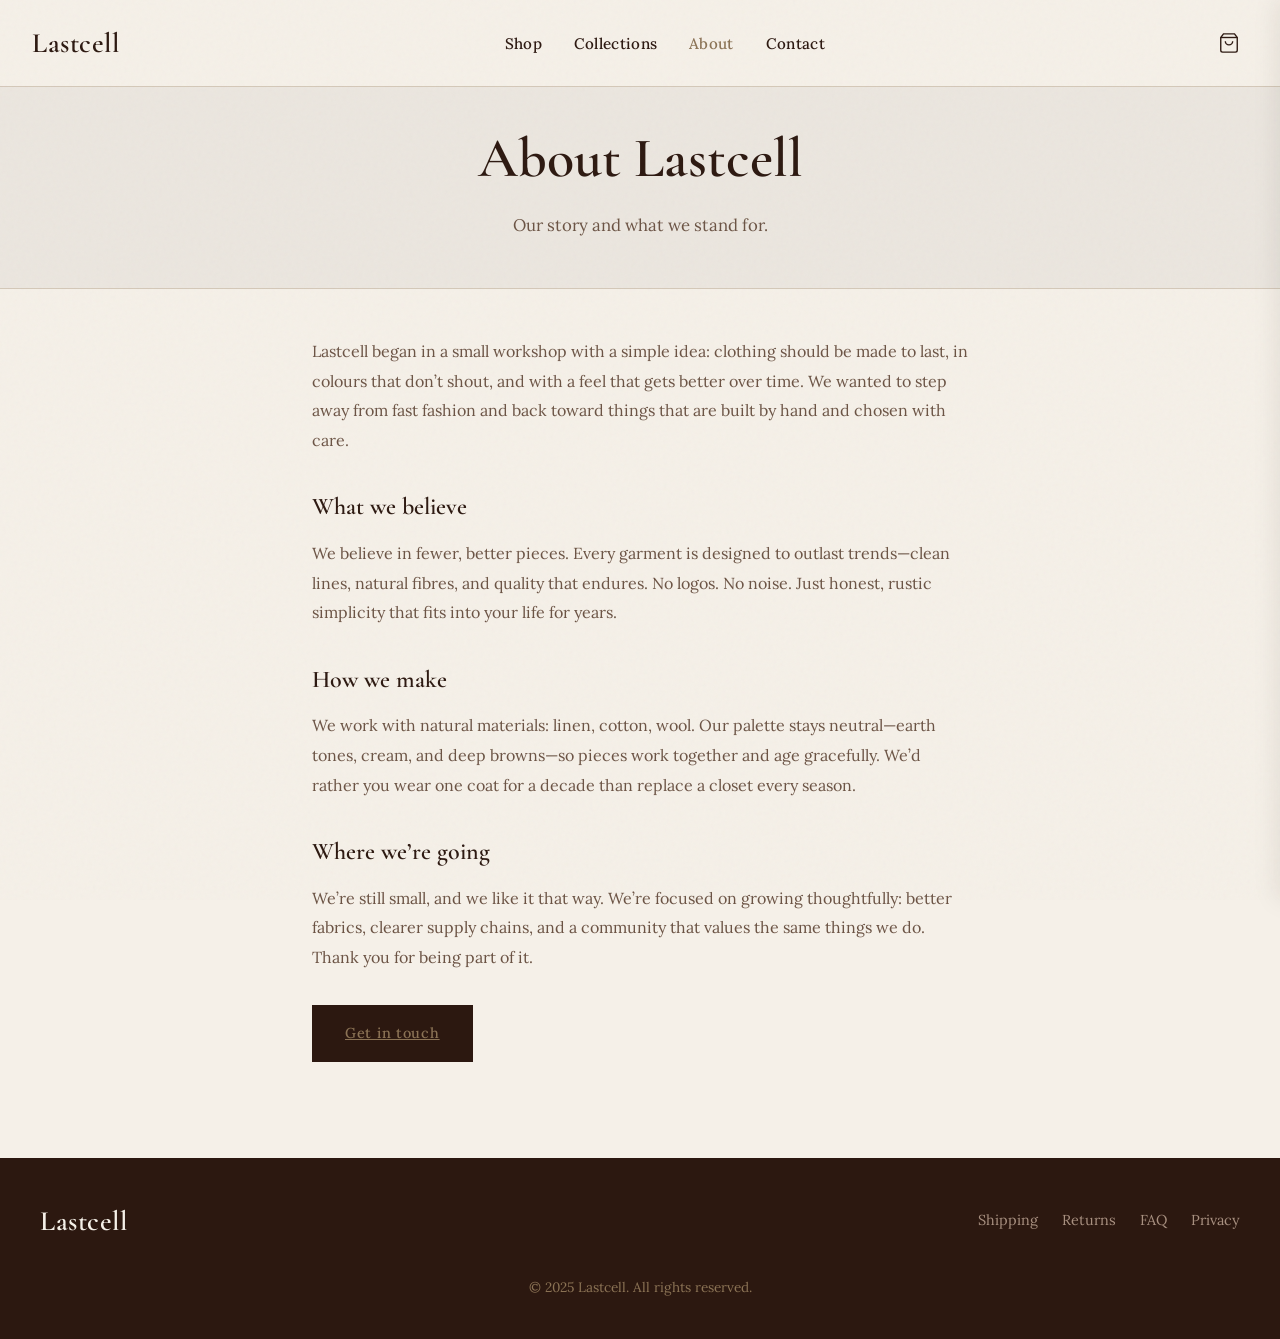
<file: about.html>
<!DOCTYPE html>
<html lang="en">
<head>
  <meta charset="UTF-8">
  <meta name="viewport" content="width=device-width, initial-scale=1.0">
  <title>About — Lastcell</title>
  <link rel="preconnect" href="https://fonts.googleapis.com">
  <link rel="preconnect" href="https://fonts.gstatic.com" crossorigin>
  <link href="https://fonts.googleapis.com/css2?family=Cormorant+Garamond:ital,wght@0,400;0,600;1,400&family=Lora:ital,wght@0,400;0,500;0,600;1,400&display=swap" rel="stylesheet">
  <link rel="stylesheet" href="styles.css">
</head>
<body>
  <header class="header">
    <a href="index.html" class="logo">Lastcell</a>
    <nav class="nav">
      <a href="shop.html">Shop</a>
      <a href="collections.html">Collections</a>
      <a href="about.html" class="active">About</a>
      <a href="contact.html">Contact</a>
    </nav>
    <div class="header-actions">
      <button class="icon-btn" id="cart-btn" aria-label="Cart">
        <svg width="22" height="22" viewBox="0 0 24 24" fill="none" stroke="currentColor" stroke-width="1.5"><path d="M6 2L3 6v14a2 2 0 0 0 2 2h14a2 2 0 0 0 2-2V6l-3-4z"/><line x1="3" y1="6" x2="21" y2="6"/><path d="M16 10a4 4 0 0 1-8 0"/></svg>
        <span class="cart-count" id="cart-count">0</span>
      </button>
      <button class="icon-btn menu-toggle" id="menu-toggle" aria-label="Menu">
        <span></span><span></span><span></span>
      </button>
    </div>
  </header>

  <main>
    <section class="page-hero">
      <h1>About Lastcell</h1>
      <p>Our story and what we stand for.</p>
    </section>

    <div class="content-page">
      <p>Lastcell began in a small workshop with a simple idea: clothing should be made to last, in colours that don’t shout, and with a feel that gets better over time. We wanted to step away from fast fashion and back toward things that are built by hand and chosen with care.</p>

      <h2>What we believe</h2>
      <p>We believe in fewer, better pieces. Every garment is designed to outlast trends—clean lines, natural fibres, and quality that endures. No logos. No noise. Just honest, rustic simplicity that fits into your life for years.</p>

      <h2>How we make</h2>
      <p>We work with natural materials: linen, cotton, wool. Our palette stays neutral—earth tones, cream, and deep browns—so pieces work together and age gracefully. We’d rather you wear one coat for a decade than replace a closet every season.</p>

      <h2>Where we’re going</h2>
      <p>We’re still small, and we like it that way. We’re focused on growing thoughtfully: better fabrics, clearer supply chains, and a community that values the same things we do. Thank you for being part of it.</p>

      <p style="margin-top: 2rem;"><a href="contact.html" class="btn btn-primary">Get in touch</a></p>
    </div>
  </main>

  <footer class="footer">
    <div class="footer-inner">
      <a href="index.html" class="logo">Lastcell</a>
      <div class="footer-links">
        <a href="shipping.html">Shipping</a>
        <a href="returns.html">Returns</a>
        <a href="faq.html">FAQ</a>
        <a href="privacy.html">Privacy</a>
      </div>
      <p class="copyright">© 2025 Lastcell. All rights reserved.</p>
    </div>
  </footer>

  <aside class="cart-drawer" id="cart-drawer">
    <div class="cart-header">
      <h3>Your Cart</h3>
      <button class="icon-btn close-cart" id="close-cart" aria-label="Close cart">×</button>
    </div>
    <ul class="cart-items" id="cart-items"></ul>
    <div class="cart-footer">
      <p class="cart-total">Total: $<span id="cart-total">0</span></p>
      <button class="btn btn-primary btn-full">Checkout</button>
    </div>
  </aside>
  <div class="cart-overlay" id="cart-overlay"></div>

  <script src="script.js"></script>
</body>
</html>
</file>
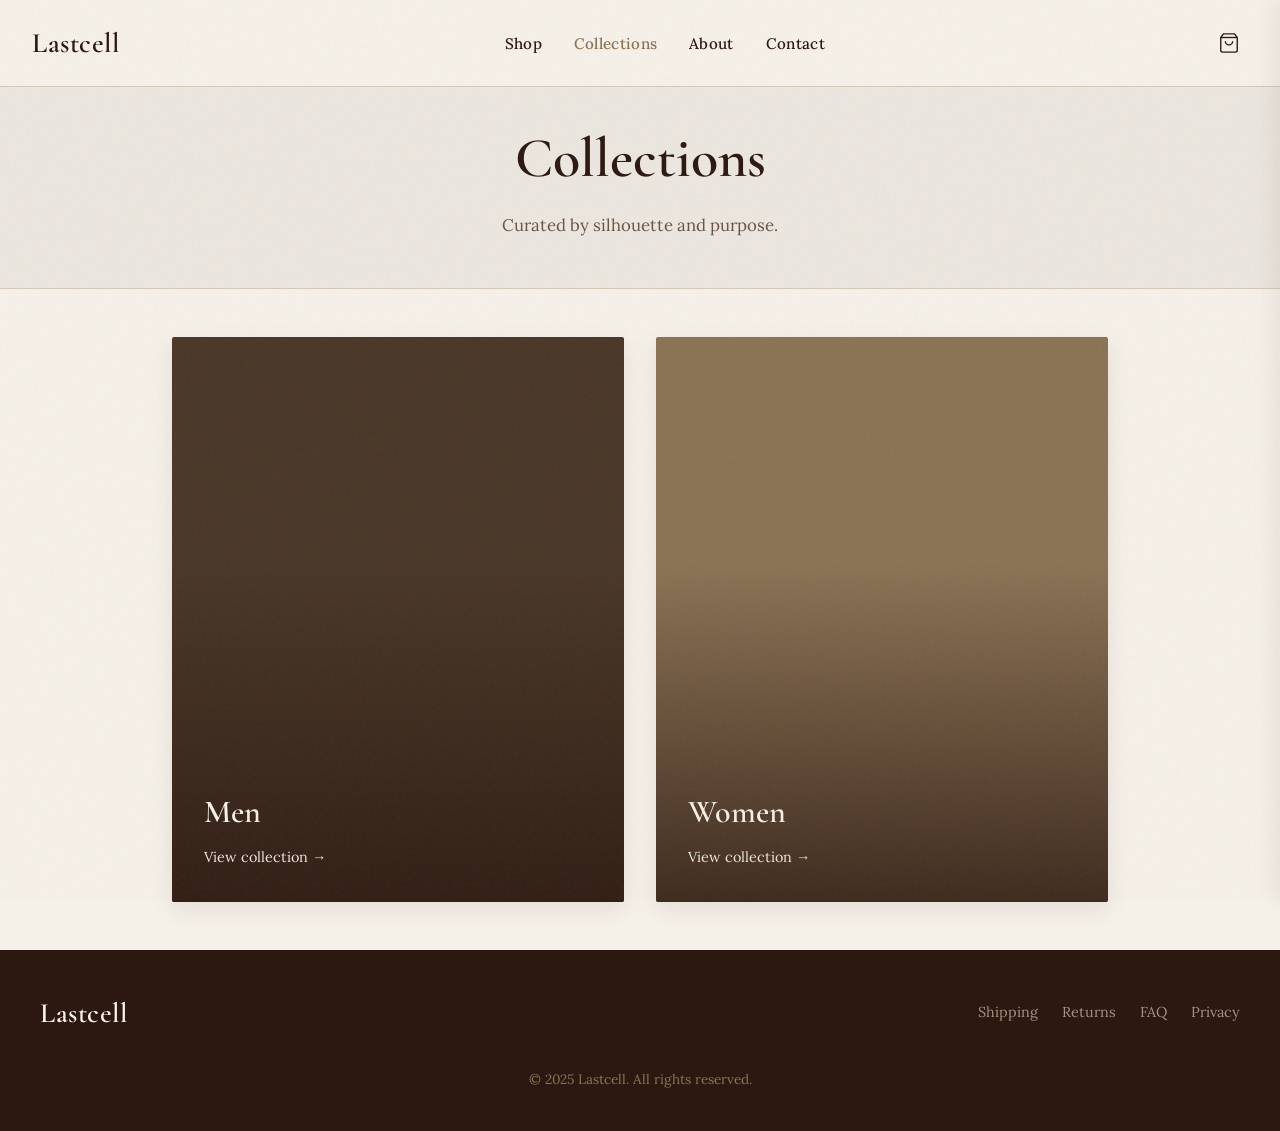
<file: collections.html>
<!DOCTYPE html>
<html lang="en">
<head>
  <meta charset="UTF-8">
  <meta name="viewport" content="width=device-width, initial-scale=1.0">
  <title>Collections — Lastcell</title>
  <link rel="preconnect" href="https://fonts.googleapis.com">
  <link rel="preconnect" href="https://fonts.gstatic.com" crossorigin>
  <link href="https://fonts.googleapis.com/css2?family=Cormorant+Garamond:ital,wght@0,400;0,600;1,400&family=Lora:ital,wght@0,400;0,500;0,600;1,400&display=swap" rel="stylesheet">
  <link rel="stylesheet" href="styles.css">
</head>
<body>
  <header class="header">
    <a href="index.html" class="logo">Lastcell</a>
    <nav class="nav">
      <a href="shop.html">Shop</a>
      <a href="collections.html" class="active">Collections</a>
      <a href="about.html">About</a>
      <a href="contact.html">Contact</a>
    </nav>
    <div class="header-actions">
      <button class="icon-btn" id="cart-btn" aria-label="Cart">
        <svg width="22" height="22" viewBox="0 0 24 24" fill="none" stroke="currentColor" stroke-width="1.5"><path d="M6 2L3 6v14a2 2 0 0 0 2 2h14a2 2 0 0 0 2-2V6l-3-4z"/><line x1="3" y1="6" x2="21" y2="6"/><path d="M16 10a4 4 0 0 1-8 0"/></svg>
        <span class="cart-count" id="cart-count">0</span>
      </button>
      <button class="icon-btn menu-toggle" id="menu-toggle" aria-label="Menu">
        <span></span><span></span><span></span>
      </button>
    </div>
  </header>

  <main>
    <section class="page-hero">
      <h1>Collections</h1>
      <p>Curated by silhouette and purpose.</p>
    </section>

    <div class="collection-links">
      <a href="shop.html" class="collection-link-card" id="men">
        <div class="collection-bg collection-men"></div>
        <div class="collection-overlay">
          <h3>Men</h3>
          <span class="link-arrow">View collection →</span>
        </div>
      </a>
      <a href="shop.html" class="collection-link-card" id="women">
        <div class="collection-bg collection-women"></div>
        <div class="collection-overlay">
          <h3>Women</h3>
          <span class="link-arrow">View collection →</span>
        </div>
      </a>
    </div>
  </main>

  <footer class="footer">
    <div class="footer-inner">
      <a href="index.html" class="logo">Lastcell</a>
      <div class="footer-links">
        <a href="shipping.html">Shipping</a>
        <a href="returns.html">Returns</a>
        <a href="faq.html">FAQ</a>
        <a href="privacy.html">Privacy</a>
      </div>
      <p class="copyright">© 2025 Lastcell. All rights reserved.</p>
    </div>
  </footer>

  <aside class="cart-drawer" id="cart-drawer">
    <div class="cart-header">
      <h3>Your Cart</h3>
      <button class="icon-btn close-cart" id="close-cart" aria-label="Close cart">×</button>
    </div>
    <ul class="cart-items" id="cart-items"></ul>
    <div class="cart-footer">
      <p class="cart-total">Total: $<span id="cart-total">0</span></p>
      <button class="btn btn-primary btn-full">Checkout</button>
    </div>
  </aside>
  <div class="cart-overlay" id="cart-overlay"></div>

  <script src="script.js"></script>
</body>
</html>
</file>
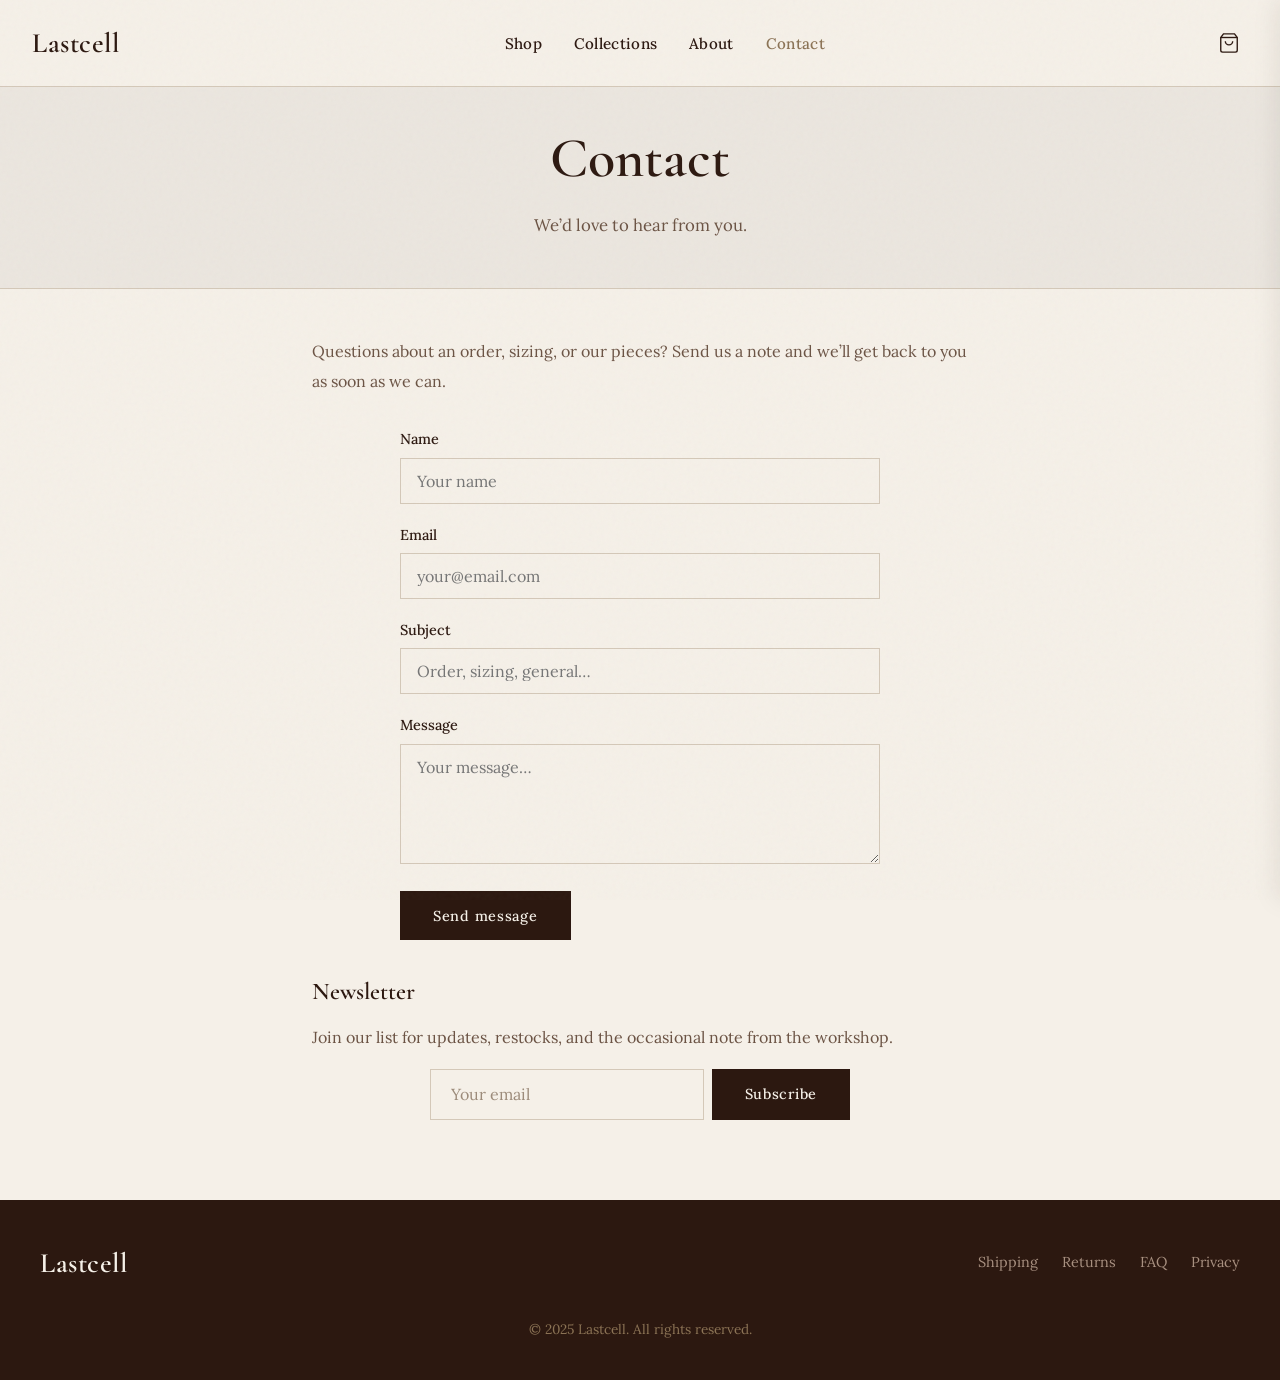
<file: contact.html>
<!DOCTYPE html>
<html lang="en">
<head>
  <meta charset="UTF-8">
  <meta name="viewport" content="width=device-width, initial-scale=1.0">
  <title>Contact — Lastcell</title>
  <link rel="preconnect" href="https://fonts.googleapis.com">
  <link rel="preconnect" href="https://fonts.gstatic.com" crossorigin>
  <link href="https://fonts.googleapis.com/css2?family=Cormorant+Garamond:ital,wght@0,400;0,600;1,400&family=Lora:ital,wght@0,400;0,500;0,600;1,400&display=swap" rel="stylesheet">
  <link rel="stylesheet" href="styles.css">
</head>
<body>
  <header class="header">
    <a href="index.html" class="logo">Lastcell</a>
    <nav class="nav">
      <a href="shop.html">Shop</a>
      <a href="collections.html">Collections</a>
      <a href="about.html">About</a>
      <a href="contact.html" class="active">Contact</a>
    </nav>
    <div class="header-actions">
      <button class="icon-btn" id="cart-btn" aria-label="Cart">
        <svg width="22" height="22" viewBox="0 0 24 24" fill="none" stroke="currentColor" stroke-width="1.5"><path d="M6 2L3 6v14a2 2 0 0 0 2 2h14a2 2 0 0 0 2-2V6l-3-4z"/><line x1="3" y1="6" x2="21" y2="6"/><path d="M16 10a4 4 0 0 1-8 0"/></svg>
        <span class="cart-count" id="cart-count">0</span>
      </button>
      <button class="icon-btn menu-toggle" id="menu-toggle" aria-label="Menu">
        <span></span><span></span><span></span>
      </button>
    </div>
  </header>

  <main>
    <section class="page-hero">
      <h1>Contact</h1>
      <p>We’d love to hear from you.</p>
    </section>

    <div class="content-page">
      <p>Questions about an order, sizing, or our pieces? Send us a note and we’ll get back to you as soon as we can.</p>

      <form class="contact-form" id="contact-form">
        <label for="name">Name</label>
        <input type="text" id="name" name="name" required placeholder="Your name">

        <label for="email">Email</label>
        <input type="email" id="email" name="email" required placeholder="your@email.com">

        <label for="subject">Subject</label>
        <input type="text" id="subject" name="subject" placeholder="Order, sizing, general…">

        <label for="message">Message</label>
        <textarea id="message" name="message" required placeholder="Your message…"></textarea>

        <button type="submit" class="btn btn-primary">Send message</button>
      </form>

      <h2>Newsletter</h2>
      <p>Join our list for updates, restocks, and the occasional note from the workshop.</p>
      <form class="newsletter-form" id="newsletter-form">
        <input type="email" placeholder="Your email" required>
        <button type="submit" class="btn btn-primary">Subscribe</button>
      </form>
    </div>
  </main>

  <footer class="footer">
    <div class="footer-inner">
      <a href="index.html" class="logo">Lastcell</a>
      <div class="footer-links">
        <a href="shipping.html">Shipping</a>
        <a href="returns.html">Returns</a>
        <a href="faq.html">FAQ</a>
        <a href="privacy.html">Privacy</a>
      </div>
      <p class="copyright">© 2025 Lastcell. All rights reserved.</p>
    </div>
  </footer>

  <aside class="cart-drawer" id="cart-drawer">
    <div class="cart-header">
      <h3>Your Cart</h3>
      <button class="icon-btn close-cart" id="close-cart" aria-label="Close cart">×</button>
    </div>
    <ul class="cart-items" id="cart-items"></ul>
    <div class="cart-footer">
      <p class="cart-total">Total: $<span id="cart-total">0</span></p>
      <button class="btn btn-primary btn-full">Checkout</button>
    </div>
  </aside>
  <div class="cart-overlay" id="cart-overlay"></div>

  <script src="script.js"></script>
  <script>
    document.getElementById('contact-form').addEventListener('submit', function(e) {
      e.preventDefault();
      alert('Thank you. We\'ll get back to you soon.');
      this.reset();
    });
  </script>
</body>
</html>
</file>
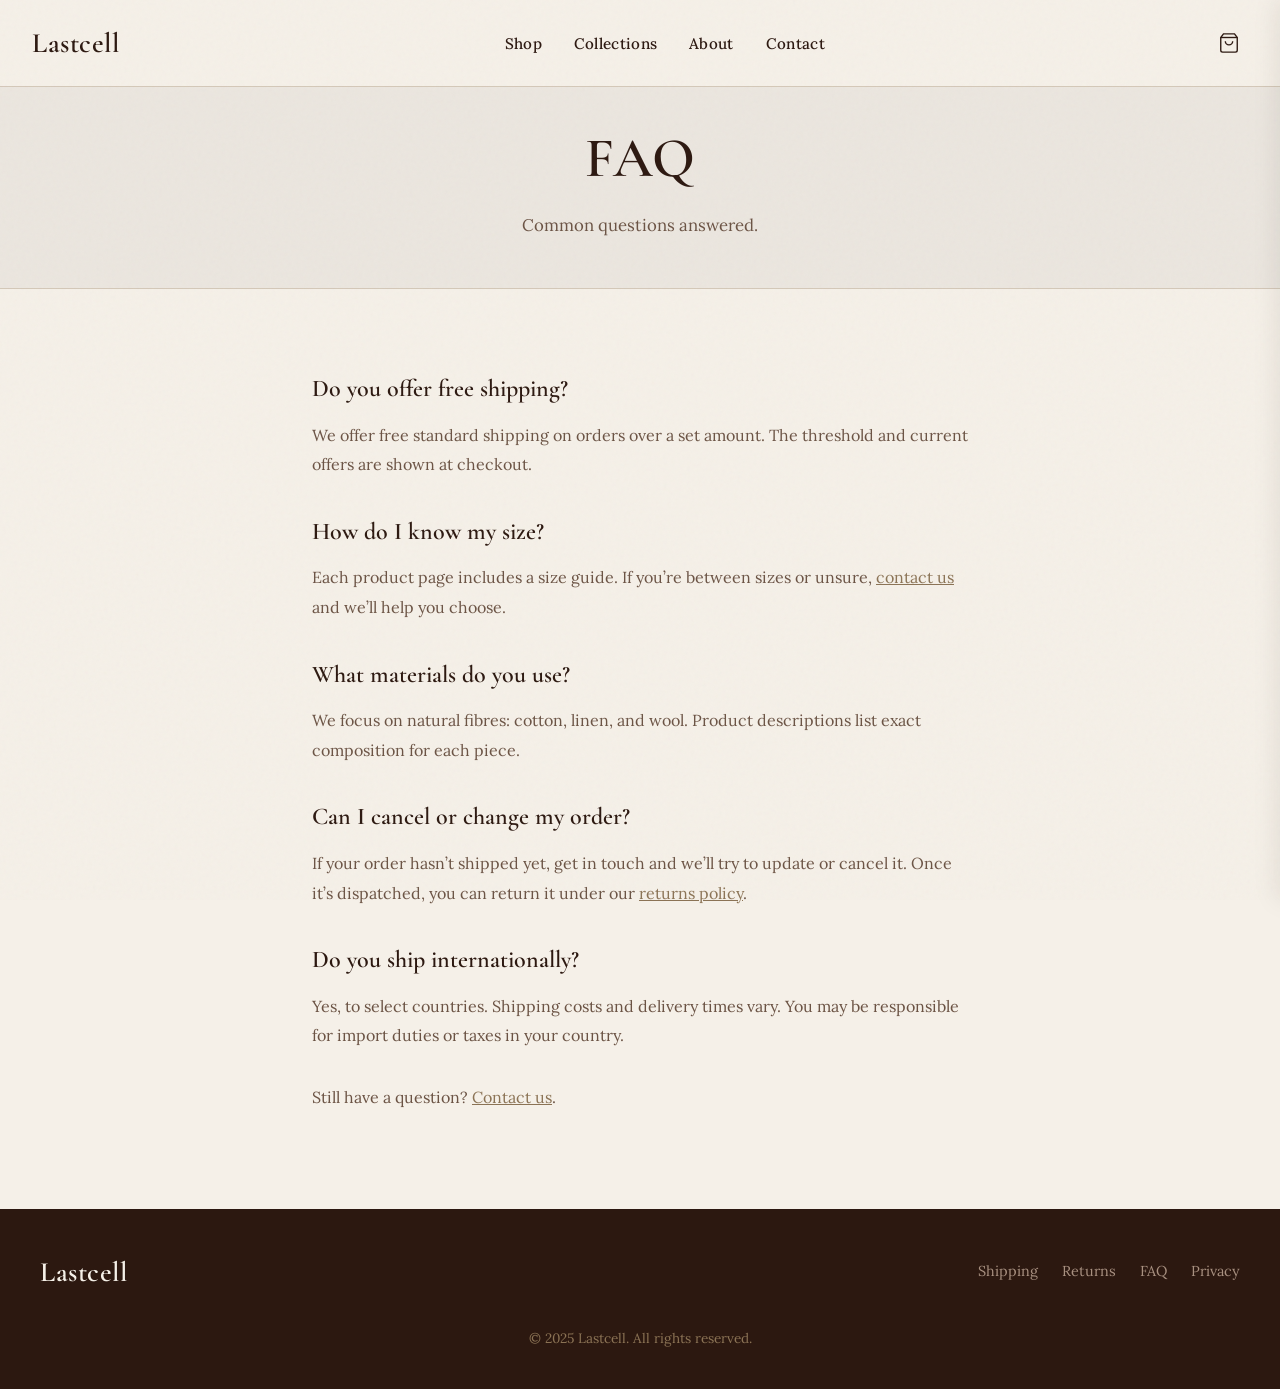
<file: faq.html>
<!DOCTYPE html>
<html lang="en">
<head>
  <meta charset="UTF-8">
  <meta name="viewport" content="width=device-width, initial-scale=1.0">
  <title>FAQ — Lastcell</title>
  <link rel="preconnect" href="https://fonts.googleapis.com">
  <link rel="preconnect" href="https://fonts.gstatic.com" crossorigin>
  <link href="https://fonts.googleapis.com/css2?family=Cormorant+Garamond:ital,wght@0,400;0,600;1,400&family=Lora:ital,wght@0,400;0,500;0,600;1,400&display=swap" rel="stylesheet">
  <link rel="stylesheet" href="styles.css">
</head>
<body>
  <header class="header">
    <a href="index.html" class="logo">Lastcell</a>
    <nav class="nav">
      <a href="shop.html">Shop</a>
      <a href="collections.html">Collections</a>
      <a href="about.html">About</a>
      <a href="contact.html">Contact</a>
    </nav>
    <div class="header-actions">
      <button class="icon-btn" id="cart-btn" aria-label="Cart">
        <svg width="22" height="22" viewBox="0 0 24 24" fill="none" stroke="currentColor" stroke-width="1.5"><path d="M6 2L3 6v14a2 2 0 0 0 2 2h14a2 2 0 0 0 2-2V6l-3-4z"/><line x1="3" y1="6" x2="21" y2="6"/><path d="M16 10a4 4 0 0 1-8 0"/></svg>
        <span class="cart-count" id="cart-count">0</span>
      </button>
      <button class="icon-btn menu-toggle" id="menu-toggle" aria-label="Menu">
        <span></span><span></span><span></span>
      </button>
    </div>
  </header>

  <main>
    <section class="page-hero">
      <h1>FAQ</h1>
      <p>Common questions answered.</p>
    </section>

    <div class="content-page">
      <h2>Do you offer free shipping?</h2>
      <p>We offer free standard shipping on orders over a set amount. The threshold and current offers are shown at checkout.</p>

      <h2>How do I know my size?</h2>
      <p>Each product page includes a size guide. If you’re between sizes or unsure, <a href="contact.html">contact us</a> and we’ll help you choose.</p>

      <h2>What materials do you use?</h2>
      <p>We focus on natural fibres: cotton, linen, and wool. Product descriptions list exact composition for each piece.</p>

      <h2>Can I cancel or change my order?</h2>
      <p>If your order hasn’t shipped yet, get in touch and we’ll try to update or cancel it. Once it’s dispatched, you can return it under our <a href="returns.html">returns policy</a>.</p>

      <h2>Do you ship internationally?</h2>
      <p>Yes, to select countries. Shipping costs and delivery times vary. You may be responsible for import duties or taxes in your country.</p>

      <p style="margin-top: 2rem;">Still have a question? <a href="contact.html">Contact us</a>.</p>
    </div>
  </main>

  <footer class="footer">
    <div class="footer-inner">
      <a href="index.html" class="logo">Lastcell</a>
      <div class="footer-links">
        <a href="shipping.html">Shipping</a>
        <a href="returns.html">Returns</a>
        <a href="faq.html">FAQ</a>
        <a href="privacy.html">Privacy</a>
      </div>
      <p class="copyright">© 2025 Lastcell. All rights reserved.</p>
    </div>
  </footer>

  <aside class="cart-drawer" id="cart-drawer">
    <div class="cart-header">
      <h3>Your Cart</h3>
      <button class="icon-btn close-cart" id="close-cart" aria-label="Close cart">×</button>
    </div>
    <ul class="cart-items" id="cart-items"></ul>
    <div class="cart-footer">
      <p class="cart-total">Total: $<span id="cart-total">0</span></p>
      <button class="btn btn-primary btn-full">Checkout</button>
    </div>
  </aside>
  <div class="cart-overlay" id="cart-overlay"></div>

  <script src="script.js"></script>
</body>
</html>
</file>
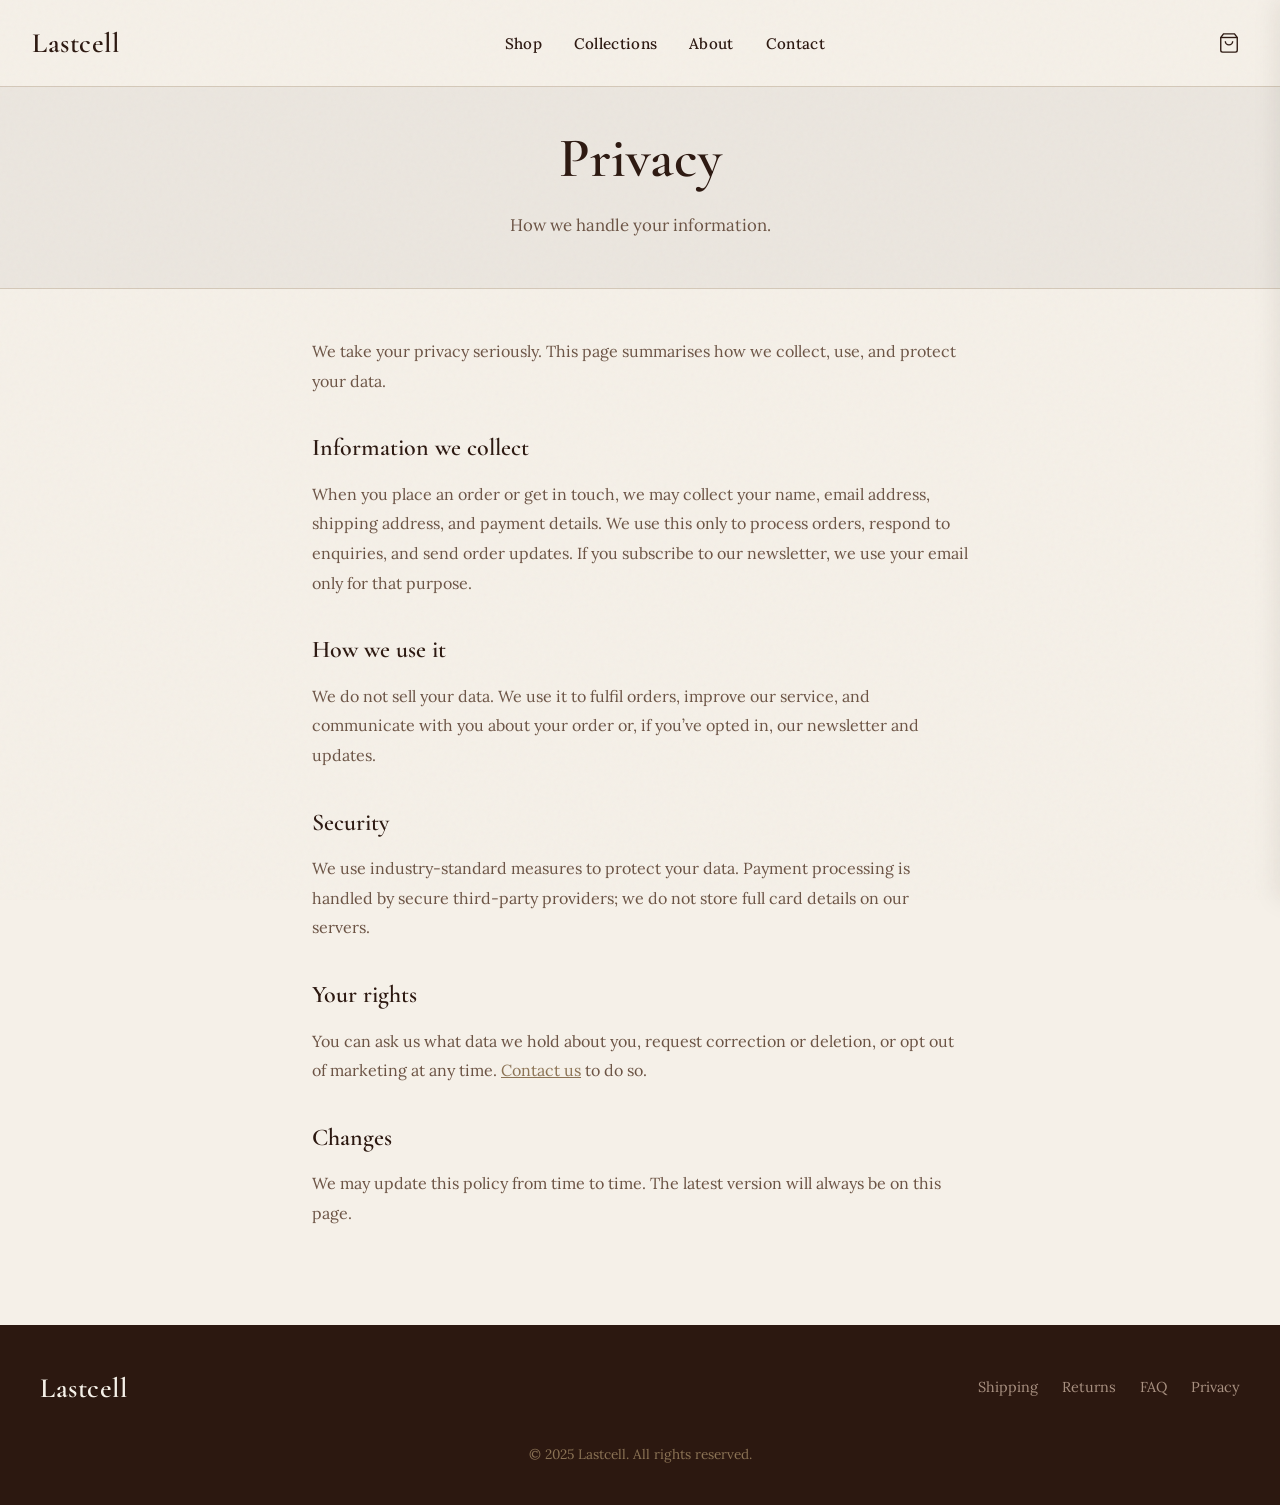
<file: privacy.html>
<!DOCTYPE html>
<html lang="en">
<head>
  <meta charset="UTF-8">
  <meta name="viewport" content="width=device-width, initial-scale=1.0">
  <title>Privacy — Lastcell</title>
  <link rel="preconnect" href="https://fonts.googleapis.com">
  <link rel="preconnect" href="https://fonts.gstatic.com" crossorigin>
  <link href="https://fonts.googleapis.com/css2?family=Cormorant+Garamond:ital,wght@0,400;0,600;1,400&family=Lora:ital,wght@0,400;0,500;0,600;1,400&display=swap" rel="stylesheet">
  <link rel="stylesheet" href="styles.css">
</head>
<body>
  <header class="header">
    <a href="index.html" class="logo">Lastcell</a>
    <nav class="nav">
      <a href="shop.html">Shop</a>
      <a href="collections.html">Collections</a>
      <a href="about.html">About</a>
      <a href="contact.html">Contact</a>
    </nav>
    <div class="header-actions">
      <button class="icon-btn" id="cart-btn" aria-label="Cart">
        <svg width="22" height="22" viewBox="0 0 24 24" fill="none" stroke="currentColor" stroke-width="1.5"><path d="M6 2L3 6v14a2 2 0 0 0 2 2h14a2 2 0 0 0 2-2V6l-3-4z"/><line x1="3" y1="6" x2="21" y2="6"/><path d="M16 10a4 4 0 0 1-8 0"/></svg>
        <span class="cart-count" id="cart-count">0</span>
      </button>
      <button class="icon-btn menu-toggle" id="menu-toggle" aria-label="Menu">
        <span></span><span></span><span></span>
      </button>
    </div>
  </header>

  <main>
    <section class="page-hero">
      <h1>Privacy</h1>
      <p>How we handle your information.</p>
    </section>

    <div class="content-page">
      <p>We take your privacy seriously. This page summarises how we collect, use, and protect your data.</p>

      <h2>Information we collect</h2>
      <p>When you place an order or get in touch, we may collect your name, email address, shipping address, and payment details. We use this only to process orders, respond to enquiries, and send order updates. If you subscribe to our newsletter, we use your email only for that purpose.</p>

      <h2>How we use it</h2>
      <p>We do not sell your data. We use it to fulfil orders, improve our service, and communicate with you about your order or, if you’ve opted in, our newsletter and updates.</p>

      <h2>Security</h2>
      <p>We use industry-standard measures to protect your data. Payment processing is handled by secure third-party providers; we do not store full card details on our servers.</p>

      <h2>Your rights</h2>
      <p>You can ask us what data we hold about you, request correction or deletion, or opt out of marketing at any time. <a href="contact.html">Contact us</a> to do so.</p>

      <h2>Changes</h2>
      <p>We may update this policy from time to time. The latest version will always be on this page.</p>
    </div>
  </main>

  <footer class="footer">
    <div class="footer-inner">
      <a href="index.html" class="logo">Lastcell</a>
      <div class="footer-links">
        <a href="shipping.html">Shipping</a>
        <a href="returns.html">Returns</a>
        <a href="faq.html">FAQ</a>
        <a href="privacy.html">Privacy</a>
      </div>
      <p class="copyright">© 2025 Lastcell. All rights reserved.</p>
    </div>
  </footer>

  <aside class="cart-drawer" id="cart-drawer">
    <div class="cart-header">
      <h3>Your Cart</h3>
      <button class="icon-btn close-cart" id="close-cart" aria-label="Close cart">×</button>
    </div>
    <ul class="cart-items" id="cart-items"></ul>
    <div class="cart-footer">
      <p class="cart-total">Total: $<span id="cart-total">0</span></p>
      <button class="btn btn-primary btn-full">Checkout</button>
    </div>
  </aside>
  <div class="cart-overlay" id="cart-overlay"></div>

  <script src="script.js"></script>
</body>
</html>
</file>
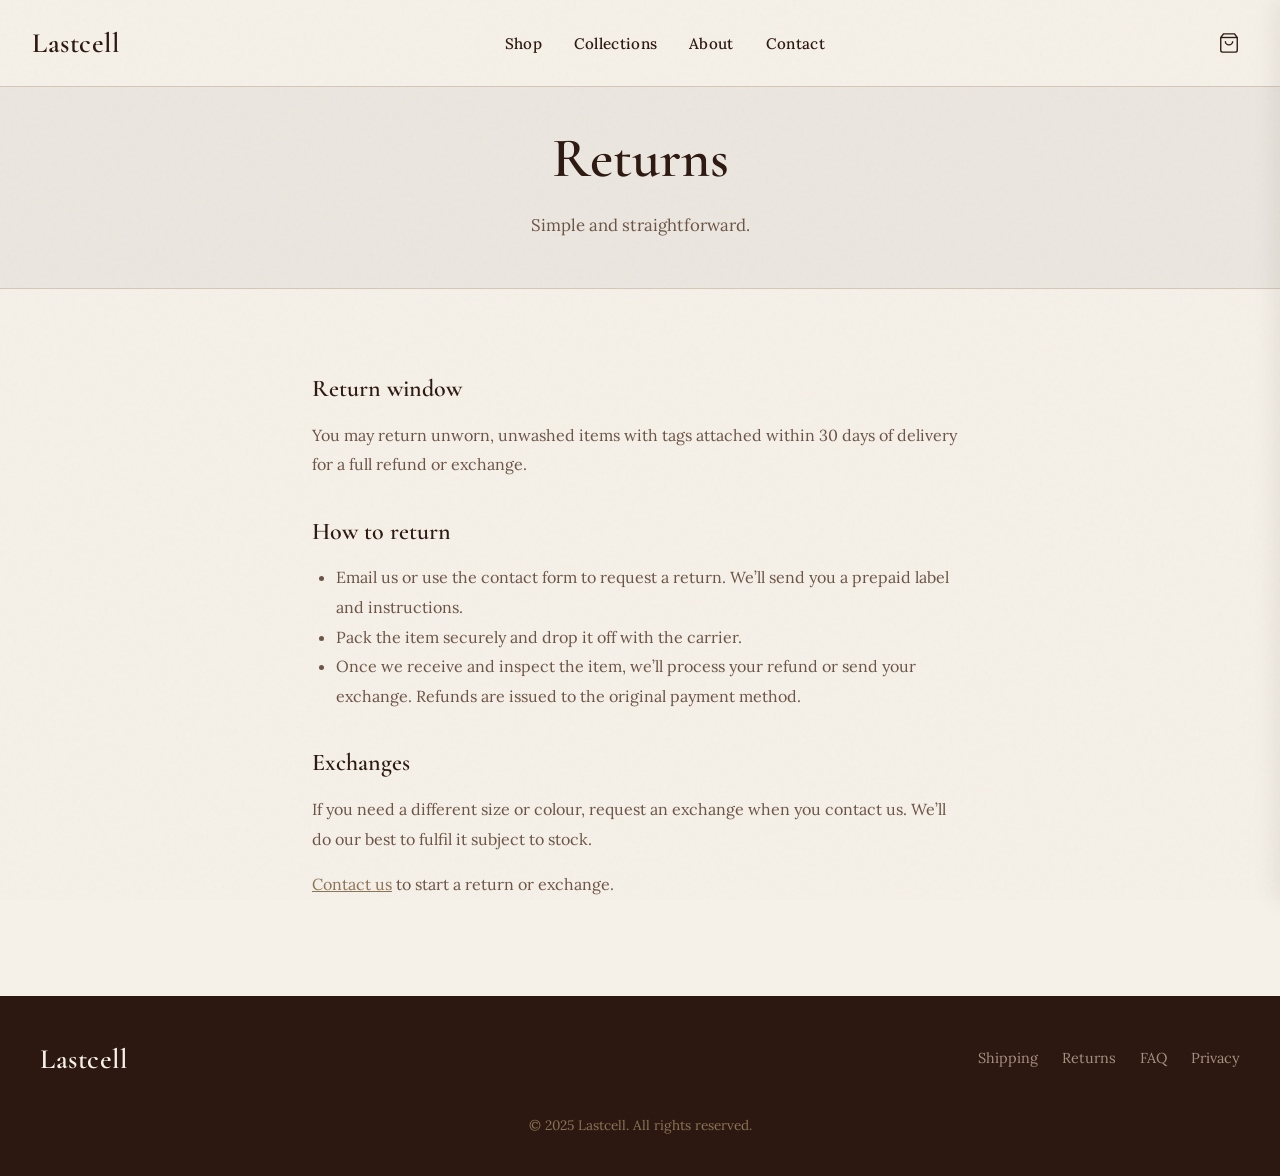
<file: returns.html>
<!DOCTYPE html>
<html lang="en">
<head>
  <meta charset="UTF-8">
  <meta name="viewport" content="width=device-width, initial-scale=1.0">
  <title>Returns — Lastcell</title>
  <link rel="preconnect" href="https://fonts.googleapis.com">
  <link rel="preconnect" href="https://fonts.gstatic.com" crossorigin>
  <link href="https://fonts.googleapis.com/css2?family=Cormorant+Garamond:ital,wght@0,400;0,600;1,400&family=Lora:ital,wght@0,400;0,500;0,600;1,400&display=swap" rel="stylesheet">
  <link rel="stylesheet" href="styles.css">
</head>
<body>
  <header class="header">
    <a href="index.html" class="logo">Lastcell</a>
    <nav class="nav">
      <a href="shop.html">Shop</a>
      <a href="collections.html">Collections</a>
      <a href="about.html">About</a>
      <a href="contact.html">Contact</a>
    </nav>
    <div class="header-actions">
      <button class="icon-btn" id="cart-btn" aria-label="Cart">
        <svg width="22" height="22" viewBox="0 0 24 24" fill="none" stroke="currentColor" stroke-width="1.5"><path d="M6 2L3 6v14a2 2 0 0 0 2 2h14a2 2 0 0 0 2-2V6l-3-4z"/><line x1="3" y1="6" x2="21" y2="6"/><path d="M16 10a4 4 0 0 1-8 0"/></svg>
        <span class="cart-count" id="cart-count">0</span>
      </button>
      <button class="icon-btn menu-toggle" id="menu-toggle" aria-label="Menu">
        <span></span><span></span><span></span>
      </button>
    </div>
  </header>

  <main>
    <section class="page-hero">
      <h1>Returns</h1>
      <p>Simple and straightforward.</p>
    </section>

    <div class="content-page">
      <h2>Return window</h2>
      <p>You may return unworn, unwashed items with tags attached within 30 days of delivery for a full refund or exchange.</p>

      <h2>How to return</h2>
      <ul>
        <li>Email us or use the contact form to request a return. We’ll send you a prepaid label and instructions.</li>
        <li>Pack the item securely and drop it off with the carrier.</li>
        <li>Once we receive and inspect the item, we’ll process your refund or send your exchange. Refunds are issued to the original payment method.</li>
      </ul>

      <h2>Exchanges</h2>
      <p>If you need a different size or colour, request an exchange when you contact us. We’ll do our best to fulfil it subject to stock.</p>

      <p><a href="contact.html">Contact us</a> to start a return or exchange.</p>
    </div>
  </main>

  <footer class="footer">
    <div class="footer-inner">
      <a href="index.html" class="logo">Lastcell</a>
      <div class="footer-links">
        <a href="shipping.html">Shipping</a>
        <a href="returns.html">Returns</a>
        <a href="faq.html">FAQ</a>
        <a href="privacy.html">Privacy</a>
      </div>
      <p class="copyright">© 2025 Lastcell. All rights reserved.</p>
    </div>
  </footer>

  <aside class="cart-drawer" id="cart-drawer">
    <div class="cart-header">
      <h3>Your Cart</h3>
      <button class="icon-btn close-cart" id="close-cart" aria-label="Close cart">×</button>
    </div>
    <ul class="cart-items" id="cart-items"></ul>
    <div class="cart-footer">
      <p class="cart-total">Total: $<span id="cart-total">0</span></p>
      <button class="btn btn-primary btn-full">Checkout</button>
    </div>
  </aside>
  <div class="cart-overlay" id="cart-overlay"></div>

  <script src="script.js"></script>
</body>
</html>
</file>
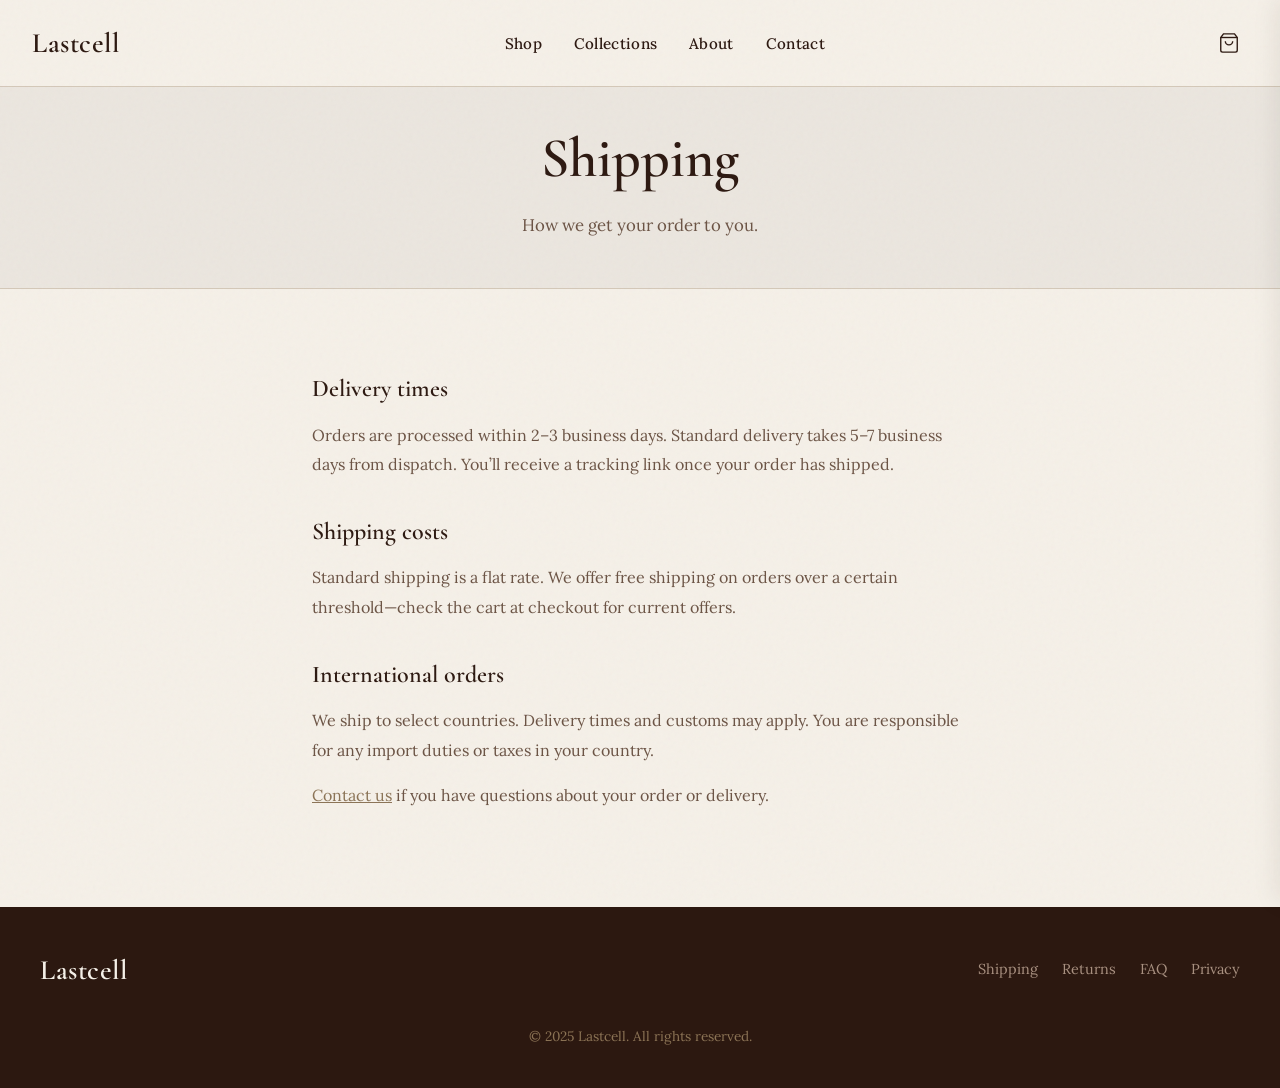
<file: shipping.html>
<!DOCTYPE html>
<html lang="en">
<head>
  <meta charset="UTF-8">
  <meta name="viewport" content="width=device-width, initial-scale=1.0">
  <title>Shipping — Lastcell</title>
  <link rel="preconnect" href="https://fonts.googleapis.com">
  <link rel="preconnect" href="https://fonts.gstatic.com" crossorigin>
  <link href="https://fonts.googleapis.com/css2?family=Cormorant+Garamond:ital,wght@0,400;0,600;1,400&family=Lora:ital,wght@0,400;0,500;0,600;1,400&display=swap" rel="stylesheet">
  <link rel="stylesheet" href="styles.css">
</head>
<body>
  <header class="header">
    <a href="index.html" class="logo">Lastcell</a>
    <nav class="nav">
      <a href="shop.html">Shop</a>
      <a href="collections.html">Collections</a>
      <a href="about.html">About</a>
      <a href="contact.html">Contact</a>
    </nav>
    <div class="header-actions">
      <button class="icon-btn" id="cart-btn" aria-label="Cart">
        <svg width="22" height="22" viewBox="0 0 24 24" fill="none" stroke="currentColor" stroke-width="1.5"><path d="M6 2L3 6v14a2 2 0 0 0 2 2h14a2 2 0 0 0 2-2V6l-3-4z"/><line x1="3" y1="6" x2="21" y2="6"/><path d="M16 10a4 4 0 0 1-8 0"/></svg>
        <span class="cart-count" id="cart-count">0</span>
      </button>
      <button class="icon-btn menu-toggle" id="menu-toggle" aria-label="Menu">
        <span></span><span></span><span></span>
      </button>
    </div>
  </header>

  <main>
    <section class="page-hero">
      <h1>Shipping</h1>
      <p>How we get your order to you.</p>
    </section>

    <div class="content-page">
      <h2>Delivery times</h2>
      <p>Orders are processed within 2–3 business days. Standard delivery takes 5–7 business days from dispatch. You’ll receive a tracking link once your order has shipped.</p>

      <h2>Shipping costs</h2>
      <p>Standard shipping is a flat rate. We offer free shipping on orders over a certain threshold—check the cart at checkout for current offers.</p>

      <h2>International orders</h2>
      <p>We ship to select countries. Delivery times and customs may apply. You are responsible for any import duties or taxes in your country.</p>

      <p><a href="contact.html">Contact us</a> if you have questions about your order or delivery.</p>
    </div>
  </main>

  <footer class="footer">
    <div class="footer-inner">
      <a href="index.html" class="logo">Lastcell</a>
      <div class="footer-links">
        <a href="shipping.html">Shipping</a>
        <a href="returns.html">Returns</a>
        <a href="faq.html">FAQ</a>
        <a href="privacy.html">Privacy</a>
      </div>
      <p class="copyright">© 2025 Lastcell. All rights reserved.</p>
    </div>
  </footer>

  <aside class="cart-drawer" id="cart-drawer">
    <div class="cart-header">
      <h3>Your Cart</h3>
      <button class="icon-btn close-cart" id="close-cart" aria-label="Close cart">×</button>
    </div>
    <ul class="cart-items" id="cart-items"></ul>
    <div class="cart-footer">
      <p class="cart-total">Total: $<span id="cart-total">0</span></p>
      <button class="btn btn-primary btn-full">Checkout</button>
    </div>
  </aside>
  <div class="cart-overlay" id="cart-overlay"></div>

  <script src="script.js"></script>
</body>
</html>
</file>
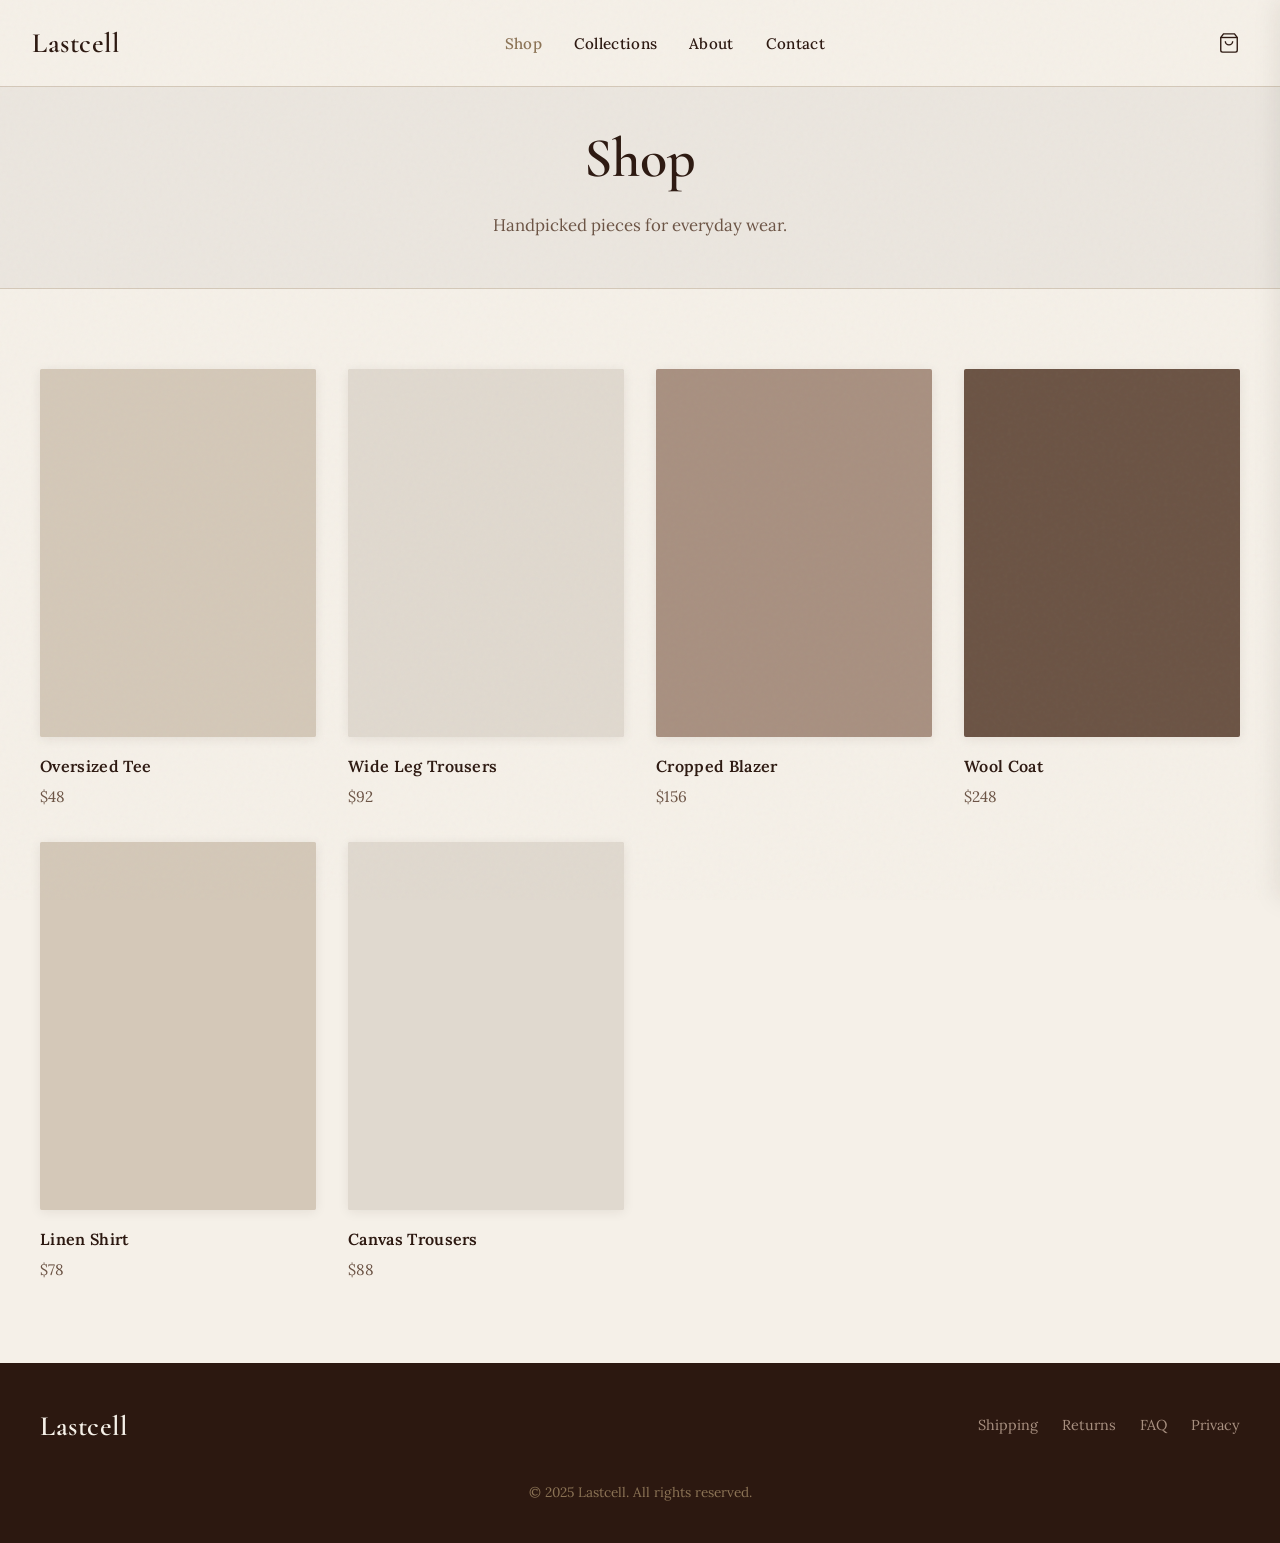
<file: shop.html>
<!DOCTYPE html>
<html lang="en">
<head>
  <meta charset="UTF-8">
  <meta name="viewport" content="width=device-width, initial-scale=1.0">
  <title>Shop — Lastcell</title>
  <link rel="preconnect" href="https://fonts.googleapis.com">
  <link rel="preconnect" href="https://fonts.gstatic.com" crossorigin>
  <link href="https://fonts.googleapis.com/css2?family=Cormorant+Garamond:ital,wght@0,400;0,600;1,400&family=Lora:ital,wght@0,400;0,500;0,600;1,400&display=swap" rel="stylesheet">
  <link rel="stylesheet" href="styles.css">
</head>
<body>
  <header class="header">
    <a href="index.html" class="logo">Lastcell</a>
    <nav class="nav">
      <a href="shop.html" class="active">Shop</a>
      <a href="collections.html">Collections</a>
      <a href="about.html">About</a>
      <a href="contact.html">Contact</a>
    </nav>
    <div class="header-actions">
      <button class="icon-btn" id="cart-btn" aria-label="Cart">
        <svg width="22" height="22" viewBox="0 0 24 24" fill="none" stroke="currentColor" stroke-width="1.5"><path d="M6 2L3 6v14a2 2 0 0 0 2 2h14a2 2 0 0 0 2-2V6l-3-4z"/><line x1="3" y1="6" x2="21" y2="6"/><path d="M16 10a4 4 0 0 1-8 0"/></svg>
        <span class="cart-count" id="cart-count">0</span>
      </button>
      <button class="icon-btn menu-toggle" id="menu-toggle" aria-label="Menu">
        <span></span><span></span><span></span>
      </button>
    </div>
  </header>

  <main>
    <section class="page-hero">
      <h1>Shop</h1>
      <p>Handpicked pieces for everyday wear.</p>
    </section>

    <section class="shop">
      <div class="product-grid">
        <article class="product-card" data-id="1">
          <div class="product-image">
            <div class="product-placeholder product-a"></div>
            <button class="quick-add" data-name="Oversized Tee" data-price="48">Add to Cart</button>
          </div>
          <div class="product-info">
            <h3>Oversized Tee</h3>
            <span class="price">$48</span>
          </div>
        </article>
        <article class="product-card" data-id="2">
          <div class="product-image">
            <div class="product-placeholder product-b"></div>
            <button class="quick-add" data-name="Wide Leg Trousers" data-price="92">Add to Cart</button>
          </div>
          <div class="product-info">
            <h3>Wide Leg Trousers</h3>
            <span class="price">$92</span>
          </div>
        </article>
        <article class="product-card" data-id="3">
          <div class="product-image">
            <div class="product-placeholder product-c"></div>
            <button class="quick-add" data-name="Cropped Blazer" data-price="156">Add to Cart</button>
          </div>
          <div class="product-info">
            <h3>Cropped Blazer</h3>
            <span class="price">$156</span>
          </div>
        </article>
        <article class="product-card" data-id="4">
          <div class="product-image">
            <div class="product-placeholder product-d"></div>
            <button class="quick-add" data-name="Wool Coat" data-price="248">Add to Cart</button>
          </div>
          <div class="product-info">
            <h3>Wool Coat</h3>
            <span class="price">$248</span>
          </div>
        </article>
        <article class="product-card" data-id="5">
          <div class="product-image">
            <div class="product-placeholder product-a"></div>
            <button class="quick-add" data-name="Linen Shirt" data-price="78">Add to Cart</button>
          </div>
          <div class="product-info">
            <h3>Linen Shirt</h3>
            <span class="price">$78</span>
          </div>
        </article>
        <article class="product-card" data-id="6">
          <div class="product-image">
            <div class="product-placeholder product-b"></div>
            <button class="quick-add" data-name="Canvas Trousers" data-price="88">Add to Cart</button>
          </div>
          <div class="product-info">
            <h3>Canvas Trousers</h3>
            <span class="price">$88</span>
          </div>
        </article>
      </div>
    </section>
  </main>

  <footer class="footer">
    <div class="footer-inner">
      <a href="index.html" class="logo">Lastcell</a>
      <div class="footer-links">
        <a href="shipping.html">Shipping</a>
        <a href="returns.html">Returns</a>
        <a href="faq.html">FAQ</a>
        <a href="privacy.html">Privacy</a>
      </div>
      <p class="copyright">© 2025 Lastcell. All rights reserved.</p>
    </div>
  </footer>

  <aside class="cart-drawer" id="cart-drawer">
    <div class="cart-header">
      <h3>Your Cart</h3>
      <button class="icon-btn close-cart" id="close-cart" aria-label="Close cart">×</button>
    </div>
    <ul class="cart-items" id="cart-items"></ul>
    <div class="cart-footer">
      <p class="cart-total">Total: $<span id="cart-total">0</span></p>
      <button class="btn btn-primary btn-full">Checkout</button>
    </div>
  </aside>
  <div class="cart-overlay" id="cart-overlay"></div>

  <script src="script.js"></script>
</body>
</html>
</file>
<file: styles.css>
/* Lastcell — Rustic Clothing Store */

:root {
  --cream: #f5f0e8;
  --paper: #ebe6df;
  --sand: #e0d9cf;
  --brown-dark: #2c1810;
  --brown: #4a3728;
  --brown-mid: #6b5344;
  --brown-light: #8b7355;
  --tan: #a89080;
  --gray-warm: #9c8b7a;
  --border: #d4c8b8;
  --shadow: rgba(44, 24, 16, 0.08);
  --transition: 0.25s ease;
}

*,
*::before,
*::after {
  box-sizing: border-box;
  margin: 0;
  padding: 0;
}

html {
  scroll-behavior: smooth;
}

body {
  font-family: 'Lora', Georgia, serif;
  background: var(--cream);
  color: var(--brown-dark);
  line-height: 1.65;
  overflow-x: hidden;
}

body::before {
  content: "";
  position: fixed;
  inset: 0;
  background-image: url("data:image/svg+xml,%3Csvg viewBox='0 0 256 256' xmlns='http://www.w3.org/2000/svg'%3E%3Cfilter id='noise'%3E%3CfeTurbulence type='fractalNoise' baseFrequency='0.9' numOctaves='4' stitchTiles='stitch'/%3E%3C/filter%3E%3Crect width='100%25' height='100%25' filter='url(%23noise)' opacity='0.03'/%3E%3C/svg%3E");
  pointer-events: none;
  z-index: 9999;
}

/* Header */
.header {
  position: fixed;
  top: 0;
  left: 0;
  right: 0;
  z-index: 100;
  display: flex;
  align-items: center;
  justify-content: space-between;
  padding: 1.25rem 2rem;
  background: var(--cream);
  border-bottom: 1px solid var(--border);
  transition: background var(--transition);
}

.header.scrolled {
  background: rgba(245, 240, 232, 0.96);
  backdrop-filter: blur(8px);
}

.logo {
  font-family: 'Cormorant Garamond', serif;
  font-size: 1.75rem;
  font-weight: 600;
  letter-spacing: 0.02em;
  color: var(--brown-dark);
  text-decoration: none;
}

.logo:hover {
  color: var(--brown);
}

.nav {
  display: flex;
  gap: 2rem;
}

.nav a {
  color: var(--brown-dark);
  text-decoration: none;
  font-size: 0.95rem;
  font-weight: 500;
  letter-spacing: 0.02em;
  transition: color var(--transition);
}

.nav a:hover,
.nav a.active {
  color: var(--brown-light);
}

.header-actions {
  display: flex;
  align-items: center;
  gap: 0.75rem;
}

.icon-btn {
  background: none;
  border: none;
  cursor: pointer;
  padding: 0.5rem;
  color: var(--brown-dark);
  position: relative;
  display: flex;
  align-items: center;
  justify-content: center;
  transition: opacity var(--transition);
}

.icon-btn:hover {
  opacity: 0.75;
}

.cart-count {
  position: absolute;
  top: 2px;
  right: 2px;
  background: var(--brown-dark);
  color: var(--cream);
  font-size: 0.65rem;
  font-weight: 600;
  min-width: 1.1rem;
  height: 1.1rem;
  border-radius: 50%;
  display: flex;
  align-items: center;
  justify-content: center;
}

.cart-count.empty {
  display: none;
}

.menu-toggle {
  flex-direction: column;
  gap: 5px;
  display: none;
}

.menu-toggle span {
  display: block;
  width: 20px;
  height: 2px;
  background: var(--brown-dark);
}

@media (max-width: 768px) {
  .nav {
    position: absolute;
    top: 100%;
    left: 0;
    right: 0;
    flex-direction: column;
    background: var(--cream);
    border-bottom: 1px solid var(--border);
    padding: 1rem;
    gap: 0.5rem;
    display: none;
  }
  .nav.open {
    display: flex;
  }
  .menu-toggle {
    display: flex;
  }
}

/* Hero */
.hero {
  min-height: 100vh;
  display: grid;
  grid-template-columns: 1fr 1fr;
  align-items: center;
  padding: 6rem 4rem 4rem;
  gap: 3rem;
  background:
    linear-gradient(120deg, rgba(245, 240, 232, 0.95), rgba(224, 217, 207, 0.96)),
    url("https://images.unsplash.com/photo-1490481651871-ab68de25d43d?auto=format&fit=crop&w=1600&q=80")
      center/cover no-repeat;
}

.hero-content h1 {
  font-family: 'Cormorant Garamond', serif;
  font-size: clamp(3.5rem, 8vw, 6rem);
  font-weight: 600;
  letter-spacing: -0.02em;
  line-height: 0.95;
  margin-bottom: 1rem;
  color: var(--brown-dark);
}

.hero-tagline {
  font-size: 1.15rem;
  color: var(--brown-mid);
  margin-bottom: 2rem;
  letter-spacing: 0.02em;
  font-style: italic;
}

.btn {
  display: inline-block;
  padding: 0.9rem 2rem;
  font-family: inherit;
  font-size: 0.9rem;
  font-weight: 500;
  letter-spacing: 0.05em;
  text-decoration: none;
  border: 1px solid var(--brown-dark);
  cursor: pointer;
  transition: background var(--transition), color var(--transition), border-color var(--transition);
}

.btn-primary {
  background: var(--brown-dark);
  color: var(--cream);
  border-color: var(--brown-dark);
}

.btn-primary:hover {
  background: var(--brown);
  border-color: var(--brown);
}

.btn-outline {
  background: transparent;
  color: var(--brown-dark);
}

.btn-outline:hover {
  background: var(--brown-dark);
  color: var(--cream);
}

.hero-visual {
  display: grid;
  grid-template-columns: 1fr 1fr;
  grid-template-rows: 1fr 1fr;
  gap: 1rem;
  aspect-ratio: 1;
  max-height: 70vh;
}

.hero-block {
  border-radius: 2px;
  transition: transform var(--transition);
  box-shadow: 0 4px 20px var(--shadow);
}

.hero-block-1 {
  grid-row: span 2;
  background:
    linear-gradient(145deg, rgba(44, 24, 16, 0.25), rgba(0, 0, 0, 0.45)),
    url("images/hero-main.webp")
      center/cover no-repeat;
}

.hero-block-2 {
  background:
    linear-gradient(145deg, rgba(139, 115, 85, 0.3), rgba(44, 24, 16, 0.6)),
    url("images/hero-side.webp")
      center/cover no-repeat;
}

.hero-block-3 {
  background:
    linear-gradient(145deg, rgba(107, 83, 68, 0.35), rgba(44, 24, 16, 0.7)),
    url("images/hero-bottom.jpeg")
      center/cover no-repeat;
}

.hero-block:hover {
  transform: scale(1.02);
}

@media (max-width: 900px) {
  .hero {
    grid-template-columns: 1fr;
    padding: 5rem 2rem 3rem;
    text-align: center;
  }
  .hero-content .btn {
    margin: 0 auto;
  }
  .hero-visual {
    max-height: 50vh;
    margin: 0 auto;
  }
}

/* Page title (inner pages) */
.page-hero {
  padding: 7rem 2rem 3rem;
  text-align: center;
  background: var(--paper);
  border-bottom: 1px solid var(--border);
}

.page-hero h1 {
  font-family: 'Cormorant Garamond', serif;
  font-size: clamp(2.5rem, 5vw, 3.5rem);
  font-weight: 600;
  color: var(--brown-dark);
  margin-bottom: 0.5rem;
}

.page-hero p {
  color: var(--brown-mid);
  font-size: 1.05rem;
}

/* Sections */
.section-title {
  font-family: 'Cormorant Garamond', serif;
  font-size: clamp(2rem, 4vw, 3rem);
  font-weight: 600;
  letter-spacing: -0.02em;
  margin-bottom: 2.5rem;
  text-align: center;
  color: var(--brown-dark);
}

/* Lookbook */
.lookbook {
  padding: 4.5rem 2rem 2rem;
  background: var(--paper);
}

.lookbook-grid {
  max-width: 1200px;
  margin: 0 auto;
  display: grid;
  grid-template-columns: repeat(4, 1fr);
  gap: 1rem;
}

.lookbook-item {
  border-radius: 2px;
  min-height: 320px;
  box-shadow: 0 5px 18px var(--shadow);
}

.lookbook-1 {
  background: url("https://images.unsplash.com/photo-1524504388940-b1c1722653e1?auto=format&fit=crop&w=900&q=80")
    center/cover no-repeat;
}

.lookbook-2 {
  background: url("https://images.unsplash.com/photo-1485230895905-ec40ba36b9bc?auto=format&fit=crop&w=900&q=80")
    center/cover no-repeat;
}

.lookbook-3 {
  background: url("https://images.unsplash.com/photo-1464863979621-258859e62245?auto=format&fit=crop&w=900&q=80")
    center/cover no-repeat;
}

.lookbook-4 {
  background: url("https://images.unsplash.com/photo-1515886657613-9f3515b0c78f?auto=format&fit=crop&w=900&q=80")
    center/cover no-repeat;
}

@media (max-width: 900px) {
  .lookbook-grid {
    grid-template-columns: repeat(2, 1fr);
  }
}

@media (max-width: 560px) {
  .lookbook-grid {
    grid-template-columns: 1fr;
  }
}

/* Shop / Products */
.shop {
  padding: 5rem 2rem;
  background: var(--cream);
}

.product-grid {
  display: grid;
  grid-template-columns: repeat(auto-fill, minmax(260px, 1fr));
  gap: 2rem;
  max-width: 1200px;
  margin: 0 auto;
}

.product-card {
  transition: transform var(--transition);
}

.product-card:hover {
  transform: translateY(-4px);
}

.product-image {
  position: relative;
  aspect-ratio: 3/4;
  border-radius: 2px;
  overflow: hidden;
  margin-bottom: 1rem;
  background: var(--sand);
  box-shadow: 0 2px 12px var(--shadow);
}

.product-placeholder {
  width: 100%;
  height: 100%;
}

.product-a {
  background: #d4c8b8 url("https://images.unsplash.com/photo-1503341504253-dff4815485f1?auto=format&fit=crop&w=900&q=80")
    center/cover no-repeat;
}
.product-b {
  background: #e0d9cf url("https://images.unsplash.com/photo-1475180098004-ca77a66827be?auto=format&fit=crop&w=900&q=80")
    center/cover no-repeat;
}
.product-c {
  background: #a89080 url("https://images.unsplash.com/photo-1554412933-514a83d2f3c8?auto=format&fit=crop&w=900&q=80")
    center/cover no-repeat;
}
.product-d {
  background: #6b5344 url("https://images.unsplash.com/photo-1489987707025-afc232f7ea0f?auto=format&fit=crop&w=900&q=80")
    center/cover no-repeat;
}

.quick-add {
  position: absolute;
  bottom: 0;
  left: 0;
  right: 0;
  padding: 1rem;
  background: var(--brown-dark);
  color: var(--cream);
  border: none;
  font-family: inherit;
  font-size: 0.85rem;
  font-weight: 500;
  letter-spacing: 0.05em;
  cursor: pointer;
  transform: translateY(100%);
  transition: transform var(--transition);
}

.product-card:hover .quick-add {
  transform: translateY(0);
}

.quick-add:hover {
  background: var(--brown);
}

.product-info h3 {
  font-size: 1rem;
  font-weight: 600;
  letter-spacing: 0.02em;
  margin-bottom: 0.25rem;
  color: var(--brown-dark);
}

.product-info .price {
  font-size: 0.95rem;
  color: var(--brown-mid);
}

/* Collections */
.collections {
  padding: 4rem 2rem;
  background:
    linear-gradient(180deg, rgba(44, 24, 16, 0.9), rgba(44, 24, 16, 0.98)),
    url("https://images.unsplash.com/photo-1542272605-13f47b629b0c?auto=format&fit=crop&w=1500&q=80")
      center/cover no-repeat;
  color: var(--cream);
}

.collection-row {
  display: grid;
  grid-template-columns: 1.5fr 1fr;
  gap: 1rem;
  max-width: 1200px;
  margin: 0 auto;
}

.collection-card {
  position: relative;
  aspect-ratio: 4/5;
  border-radius: 2px;
  overflow: hidden;
  box-shadow: 0 8px 24px rgba(0,0,0,0.2);
}

.collection-card-large {
  aspect-ratio: auto;
  min-height: 400px;
}

.collection-bg {
  position: absolute;
  inset: 0;
  background-size: cover;
  background-position: center;
  transition: transform 0.5s ease;
}

.collection-card:hover .collection-bg {
  transform: scale(1.05);
}

.collection-men {
  background: #4a3728 url("https://images.unsplash.com/photo-1617137968427-85924c800a22?auto=format&fit=crop&w=1400&q=80")
    center/cover no-repeat;
}

.collection-women {
  background: #8b7355 url("https://images.unsplash.com/photo-1469334031218-e382a71b716b?auto=format&fit=crop&w=1400&q=80")
    center/cover no-repeat;
}

.collection-overlay {
  position: absolute;
  inset: 0;
  display: flex;
  flex-direction: column;
  justify-content: flex-end;
  padding: 2rem;
  background: linear-gradient(transparent 40%, rgba(44, 24, 16, 0.75) 100%);
}

.collection-overlay h3 {
  font-family: 'Cormorant Garamond', serif;
  font-size: 2rem;
  font-weight: 600;
  margin-bottom: 0.5rem;
}

.link-arrow {
  color: var(--cream);
  text-decoration: none;
  font-size: 0.9rem;
  opacity: 0.95;
  transition: opacity var(--transition);
}

.link-arrow:hover {
  opacity: 1;
}

@media (max-width: 768px) {
  .collection-row {
    grid-template-columns: 1fr;
  }
}

/* Collections page grid */
.collection-links {
  display: grid;
  grid-template-columns: repeat(auto-fit, minmax(280px, 1fr));
  gap: 2rem;
  max-width: 1000px;
  margin: 0 auto;
  padding: 3rem 2rem;
}

.collection-link-card {
  display: block;
  position: relative;
  aspect-ratio: 4/5;
  border-radius: 2px;
  overflow: hidden;
  text-decoration: none;
  color: var(--cream);
  box-shadow: 0 8px 24px var(--shadow);
}

.collection-link-card .collection-bg {
  position: absolute;
  inset: 0;
  transition: transform 0.5s ease;
}

.collection-link-card:hover .collection-bg {
  transform: scale(1.05);
}

.collection-link-card .collection-overlay {
  position: absolute;
  inset: 0;
  display: flex;
  flex-direction: column;
  justify-content: flex-end;
  padding: 2rem;
  background: linear-gradient(transparent 40%, rgba(44, 24, 16, 0.8) 100%);
}

.collection-link-card h3 {
  font-family: 'Cormorant Garamond', serif;
  font-size: 2rem;
  font-weight: 600;
}

/* About */
.about {
  padding: 5rem 2rem;
  background: var(--paper);
  border-top: 1px solid var(--border);
}

.about-inner {
  max-width: 640px;
  margin: 0 auto;
  text-align: center;
}

.about-text {
  font-size: 1.1rem;
  color: var(--brown-mid);
  line-height: 1.9;
}

/* Contact / Newsletter */
.contact {
  padding: 4rem 2rem;
  background: var(--cream);
}

.newsletter-form {
  display: flex;
  gap: 0.5rem;
  max-width: 420px;
  margin: 0 auto;
}

.newsletter-form input {
  flex: 1;
  padding: 0.9rem 1.25rem;
  font-family: inherit;
  font-size: 1rem;
  border: 1px solid var(--border);
  border-radius: 0;
  background: var(--cream);
  color: var(--brown-dark);
  outline: none;
  transition: border-color var(--transition);
}

.newsletter-form input:focus {
  border-color: var(--brown-dark);
}

.newsletter-form input::placeholder {
  color: var(--gray-warm);
}

@media (max-width: 480px) {
  .newsletter-form {
    flex-direction: column;
  }
}

/* Content page (about, contact, policy) */
.content-page {
  max-width: 720px;
  margin: 0 auto;
  padding: 3rem 2rem 5rem;
}

.content-page h2 {
  font-family: 'Cormorant Garamond', serif;
  font-size: 1.5rem;
  font-weight: 600;
  color: var(--brown-dark);
  margin-top: 2rem;
  margin-bottom: 0.75rem;
}

.content-page p,
.content-page ul {
  color: var(--brown-mid);
  margin-bottom: 1rem;
  line-height: 1.85;
}

.content-page ul {
  padding-left: 1.5rem;
}

.content-page a {
  color: var(--brown-light);
  text-decoration: underline;
}

.content-page a:hover {
  color: var(--brown-dark);
}

/* Contact form */
.contact-form {
  max-width: 480px;
  margin: 2rem auto 0;
}

.contact-form label {
  display: block;
  font-size: 0.9rem;
  font-weight: 500;
  color: var(--brown-dark);
  margin-bottom: 0.35rem;
}

.contact-form input,
.contact-form textarea {
  width: 100%;
  padding: 0.75rem 1rem;
  margin-bottom: 1.25rem;
  font-family: inherit;
  font-size: 1rem;
  border: 1px solid var(--border);
  background: var(--cream);
  color: var(--brown-dark);
  outline: none;
  transition: border-color var(--transition);
}

.contact-form textarea {
  min-height: 120px;
  resize: vertical;
}

.contact-form input:focus,
.contact-form textarea:focus {
  border-color: var(--brown-dark);
}

/* Footer */
.footer {
  padding: 2.5rem 2rem;
  background: var(--brown-dark);
  color: var(--cream);
}

.footer-inner {
  max-width: 1200px;
  margin: 0 auto;
  display: flex;
  flex-wrap: wrap;
  align-items: center;
  justify-content: space-between;
  gap: 1rem;
}

.footer .logo {
  color: var(--cream);
}

.footer-links {
  display: flex;
  gap: 1.5rem;
}

.footer-links a {
  color: var(--tan);
  text-decoration: none;
  font-size: 0.9rem;
  transition: color var(--transition);
}

.footer-links a:hover {
  color: var(--cream);
}

.copyright {
  font-size: 0.85rem;
  color: var(--brown-light);
  width: 100%;
  text-align: center;
  margin-top: 1rem;
}

@media (max-width: 600px) {
  .footer-inner {
    flex-direction: column;
    text-align: center;
  }
}

/* Cart drawer */
.cart-drawer {
  position: fixed;
  top: 0;
  right: 0;
  width: 100%;
  max-width: 380px;
  height: 100vh;
  background: var(--cream);
  box-shadow: -4px 0 24px var(--shadow);
  z-index: 200;
  display: flex;
  flex-direction: column;
  transform: translateX(100%);
  transition: transform 0.3s ease;
  border-left: 1px solid var(--border);
}

.cart-drawer.open {
  transform: translateX(0);
}

.cart-header {
  display: flex;
  align-items: center;
  justify-content: space-between;
  padding: 1.5rem 1.5rem 0;
  border-bottom: 1px solid var(--border);
  margin-bottom: 1rem;
}

.cart-header h3 {
  font-family: 'Cormorant Garamond', serif;
  font-size: 1.5rem;
  font-weight: 600;
  color: var(--brown-dark);
}

.close-cart {
  font-size: 1.75rem;
  line-height: 1;
  padding: 0.25rem;
  color: var(--brown-dark);
}

.cart-items {
  flex: 1;
  overflow-y: auto;
  padding: 0 1.5rem;
  list-style: none;
}

.cart-item {
  display: flex;
  justify-content: space-between;
  align-items: center;
  padding: 1rem 0;
  border-bottom: 1px solid var(--border);
}

.cart-item-name {
  font-weight: 500;
  color: var(--brown-dark);
}

.cart-item-price {
  color: var(--brown-mid);
  font-size: 0.9rem;
}

.cart-footer {
  padding: 1.5rem;
  border-top: 1px solid var(--border);
}

.cart-total {
  font-weight: 600;
  font-size: 1.1rem;
  margin-bottom: 1rem;
  color: var(--brown-dark);
}

.btn-full {
  width: 100%;
  text-align: center;
}

.cart-overlay {
  position: fixed;
  inset: 0;
  background: rgba(44, 24, 16, 0.35);
  z-index: 199;
  opacity: 0;
  pointer-events: none;
  transition: opacity 0.3s ease;
}

.cart-overlay.open {
  opacity: 1;
  pointer-events: auto;
}

.cart-empty {
  padding: 2rem;
  text-align: center;
  color: var(--brown-mid);
}
</file>
